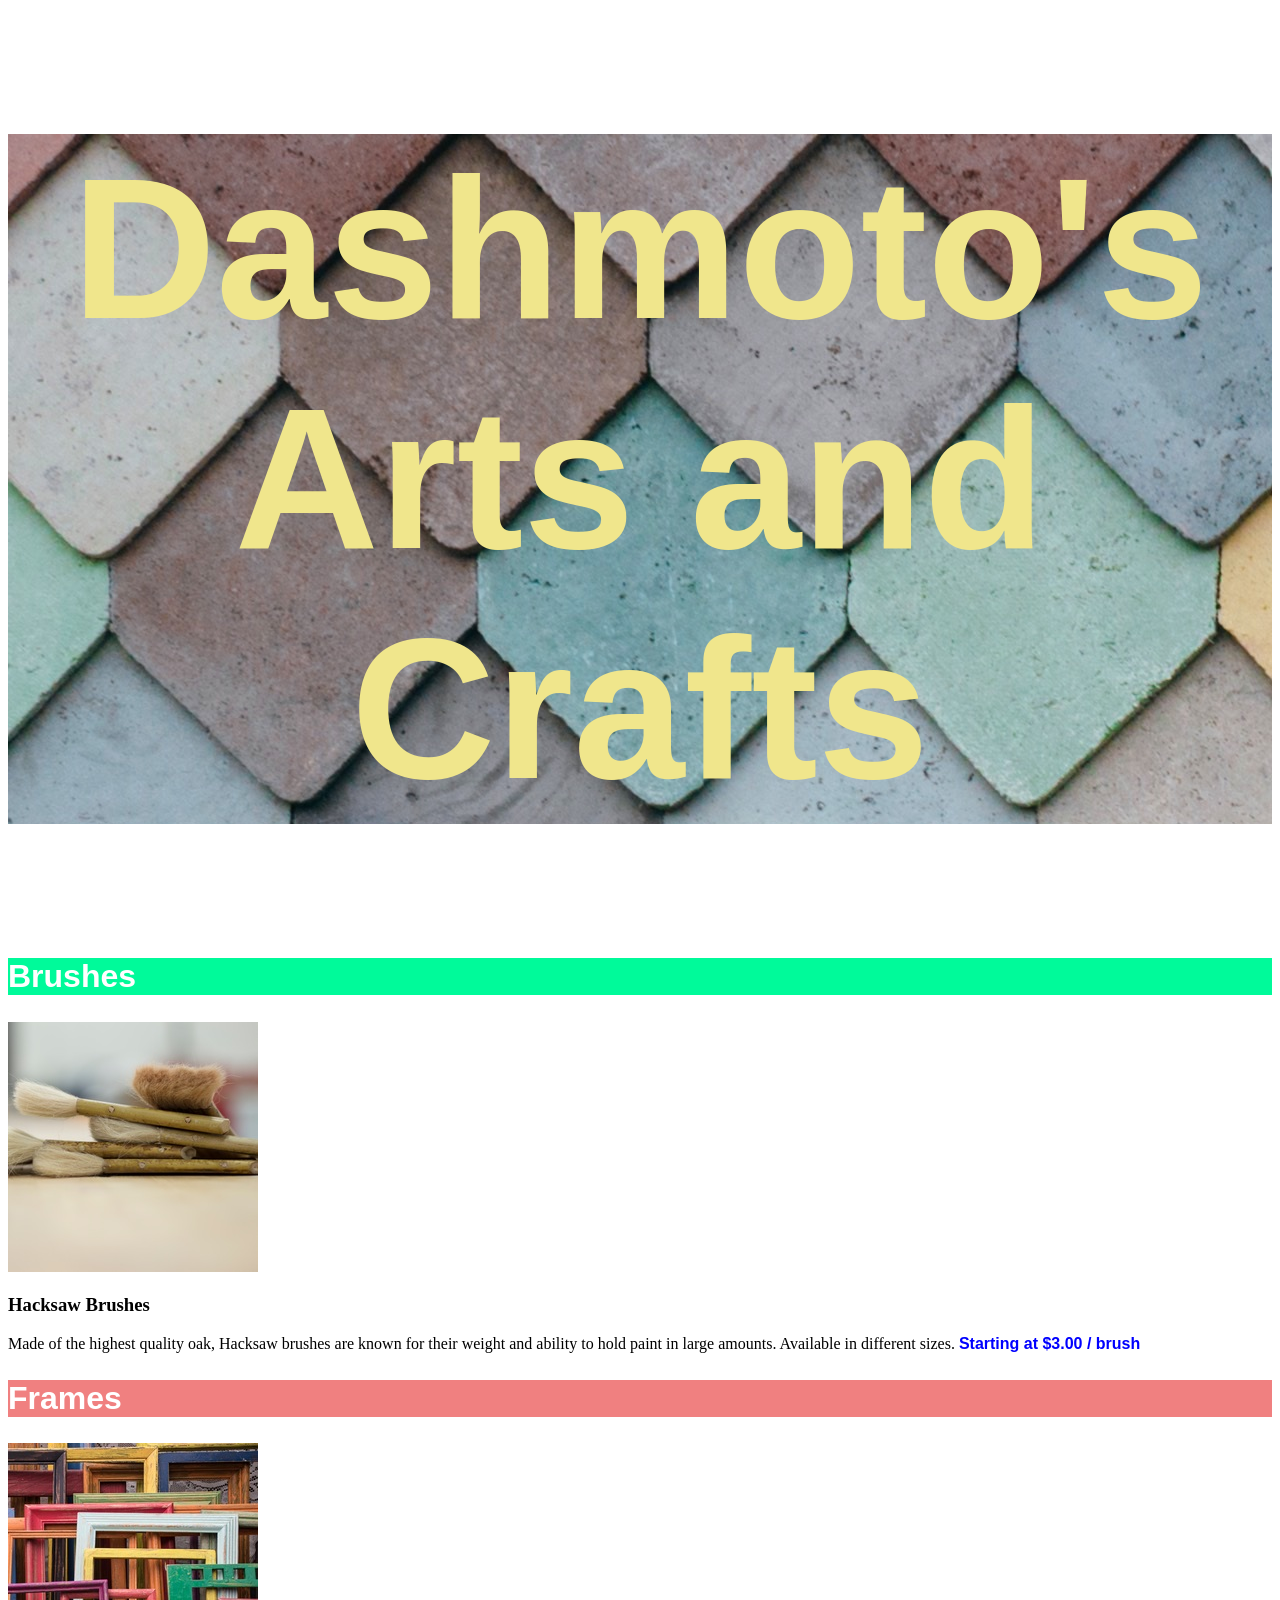
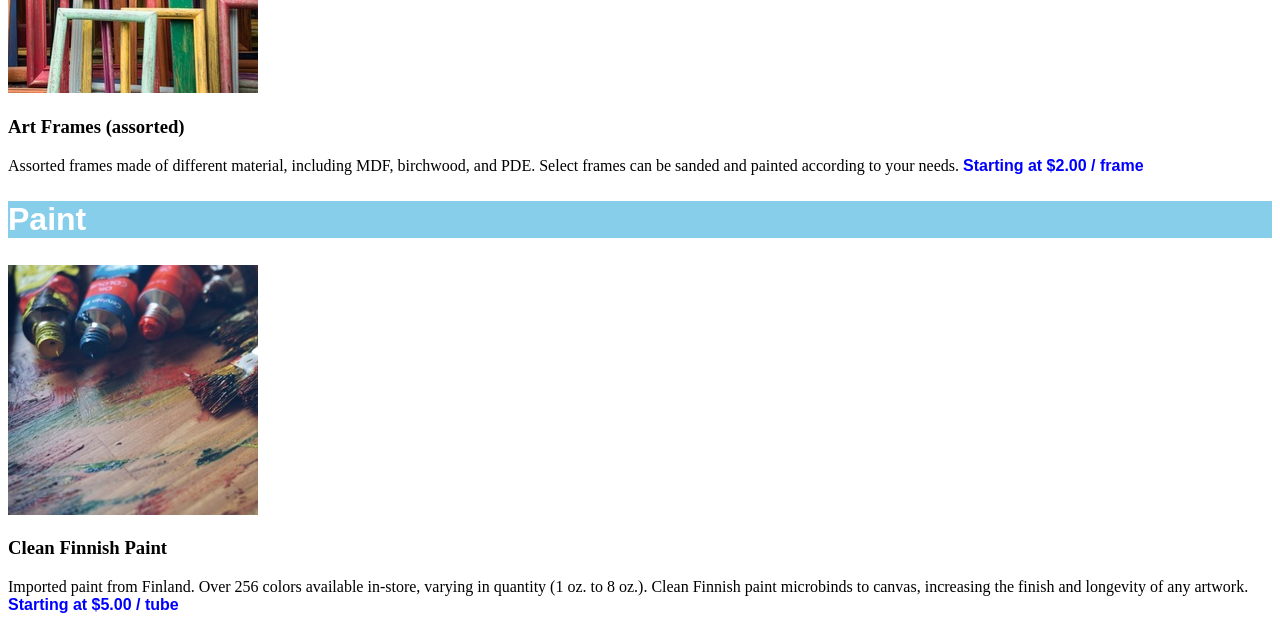
<file: Dashmoto's-Arts-and-Crafts/index.html>
<!DOCTYPE html>
<html lang="en">
  <head>
    <meta charset="UTF-8" />
    <meta http-equiv="X-UA-Compatible" content="IE=edge" />
    <meta name="viewport" content="width=device-width, initial-scale=1.0" />
    <title>Dashmoto's Arts and Crafts</title>
    <link rel="stylesheet" href="./Dasmotos-arts-crafts.css" />
  </head>
  <body>
    <div class="header">
      <h1>Dashmoto's Arts and Crafts</h1>
    </div>
    <div class="Brushes">
      <h2>Brushes</h2>
      <img src="./img/hacksaw.jpeg" alt="hacksaw brushes" />
      <h3>Hacksaw Brushes</h3>
      <p>
        Made of the highest quality oak, Hacksaw brushes are known for their weight and
        ability to hold paint in large amounts. Available in different sizes.
        <span class="bold">Starting at $3.00 / brush</span>
      </p>
    </div>
    <div class="Frames">
      <h2>Frames</h2>
      <img src="./img/frames.jpeg" alt="frames" />
      <h3>Art Frames (assorted)</h3>
      <p>
        Assorted frames made of different material, including MDF, birchwood, and PDE.
        Select frames can be sanded and painted according to your needs.
        <span class="bold">Starting at $2.00 / frame</span>
      </p>
    </div>

    <div class="Paint">
      <h2>Paint</h2>
      <img src="./img/finnish.jpeg" alt="finnish" />
      <h3>Clean Finnish Paint</h3>
      <p>
        Imported paint from Finland. Over 256 colors available in-store, varying in
        quantity (1 oz. to 8 oz.). Clean Finnish paint microbinds to canvas, increasing
        the finish and longevity of any artwork.
        <span class="bold">Starting at $5.00 / tube</span>
      </p>
    </div>
  </body>
</html>
</file>
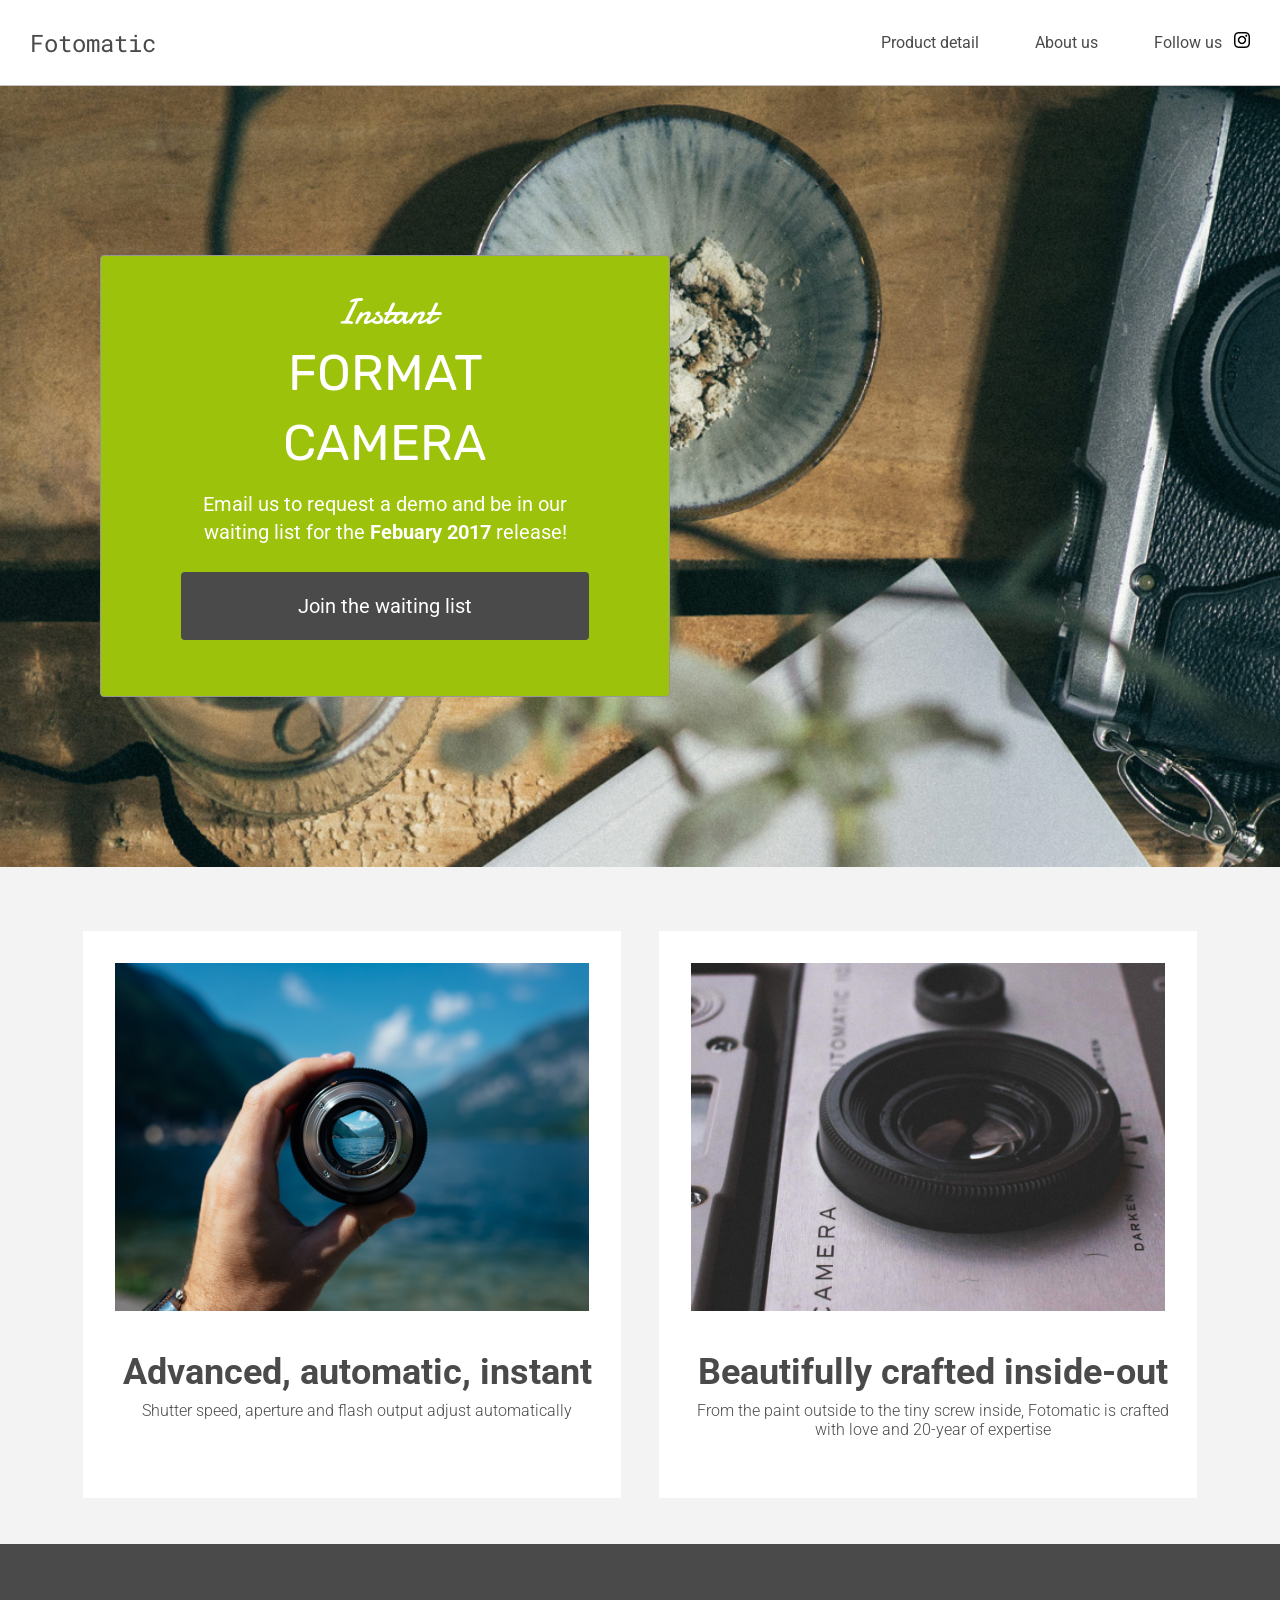
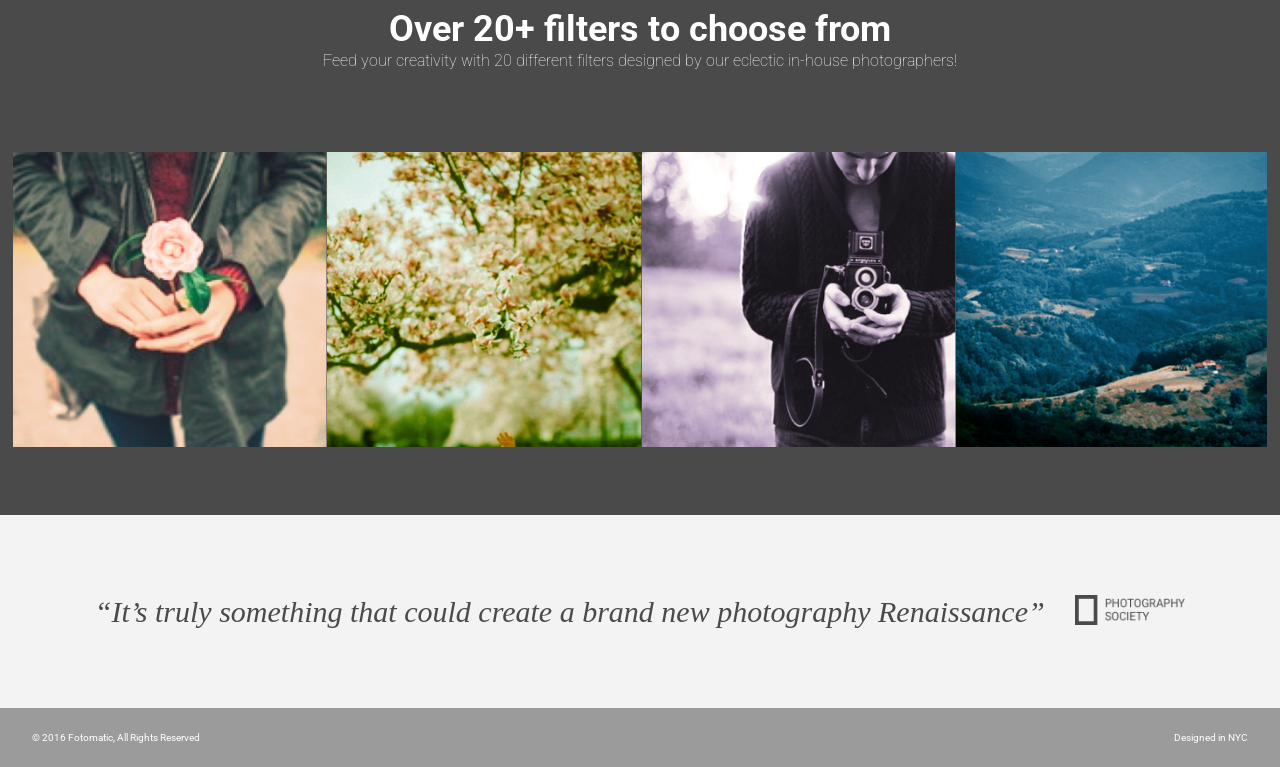
<file: Fotomatic/index.html>
<!DOCTYPE html>
<html>
  <head>
    <link href="https://fonts.googleapis.com/css?family=Damion" rel="stylesheet" />
    <link href="https://fonts.googleapis.com/css?family=Rubik" rel="stylesheet" />
    <link
      href="https://fonts.googleapis.com/css?family=Roboto:300,400,600,700"
      rel="stylesheet"
    />
    <link
      href="https://fonts.googleapis.com/css2?family=Roboto&display=swap"
      rel="stylesheet"
    />
    <link
      href="https://fonts.googleapis.com/css2?family=Roboto+Mono&display=swap"
      rel="stylesheet"
    />

    <link rel="stylesheet" href="./Fotomatic.css" />
    <meta charset="UTF-8" />
  </head>
  <body>
    <style>
      @media (max-width: 500px) {
        body {
          background-color: green;
        }
      }
    </style>

    <!-- Header -->
    <header>
      <div class="content">
        <a href="index.html" class="logo">Fotomatic</a>
        <nav class="desktop">
          <ul>
            <li><a href="#">Product detail</a></li>
            <li><a href="#">About us</a></li>
            <li>
              <a href="https://www.instagram.com/"
                >Follow us<img class="icon" src="./img/instagram.png"
              /></a>
            </li>
          </ul>
        </nav>
        <nav class="mobile">
          <ul>
            <li>
              <a href="#"><img src="./img/ic-logo.svg" /></a>
            </li>
            <li>
              <a href="#"><img src="./img/ic-product-detail.svg" /></a>
            </li>
            <li>
              <a href="#"><img src="./img/ic-about-us.svg" /></a>
            </li>
            <li><a href="#" class="button">Join us</a></li>
          </ul>
        </nav>
      </div>
    </header>

    <!-- Main Content -->

    <div class="main-content">
      <!-- Sign Up Section -->

      <div class="bg-image">
        <div id="sign-up-section" class="banner">
          <div id="sign-up-cta">
            <div class="content center">
              <div class="header">
                <h2 class="cursive">Instant</h2>
                <h1 class="striking">FORMAT CAMERA</h1>
              </div>
              <div class="email">
                <span>
                  Email us to request a demo and be in our waiting list for the
                  <strong>Febuary 2017</strong> release!
                </span>
                <div class="button">Join the waiting list</div>
              </div>
            </div>
          </div>
        </div>
      </div>

      <!-- Features Section -->

      <div id="features-section">
        <div class="feature">
          <div class="center">
            <div class="image-container">
              <img src="./img/feature-1.png" />
            </div>
            <div class="content">
              <h2>Advanced, automatic, instant</h2>
              <h3>Shutter speed, aperture and flash output adjust automatically</h3>
            </div>
          </div>
        </div>
        <div class="feature">
          <div class="center">
            <div class="image-container">
              <img src="./img/feature-2.png" />
            </div>
            <div class="content">
              <h2>Beautifully crafted inside-out</h2>
              <h3>
                From the paint outside to the tiny screw inside, Fotomatic is crafted with
                love and 20-year of expertise
              </h3>
            </div>
          </div>
        </div>
      </div>

      <!-- Filters Section -->
      <div id="filters-section">
        <div class="content center">
          <h2>Over 20+ filters to choose from</h2>
          <h3>
            Feed your creativity with 20 different filters designed by our eclectic
            in-house photographers!
          </h3>
        </div>
        <div class="images-container">
          <div class="image-container">
            <img src="./img/filter-1.png" />
          </div>
          <div class="image-container">
            <img src="./img/filter-2.png" />
          </div>
          <div class="image-container">
            <img src="./img/filter-3.png" />
          </div>
          <div class="image-container extra">
            <img src="./img/filter-4.png" />
          </div>
        </div>
      </div>

      <!-- Quotes Section -->

      <div id="quotes-section">
        <div class="content center">
          <span class="quote"
            >“It’s truly something that could create a brand new photography
            Renaissance”</span
          >
          <img class="quote-citation" src="./img/photography-logo.png" />
        </div>
      </div>

      <!-- Footer -->

      <footer>
        <div class="content">
          <span class="copyright">© 2016 Fotomatic, All Rights Reserved</span>
          <span class="location">Designed in NYC</span>
        </div>
      </footer>
    </div>
  </body>
</html>
</file>
<file: Dashmoto's-Arts-and-Crafts/Dasmotos-arts-crafts.css>
.header {
  font-family: Helvetica;
  font-size: 100px;
  font-weight: bold;
  color: khaki;
  text-align: center;
  background-image: url("./img/pattern.jpeg");
}

h2 {
  font-family: Helvetica;
  font-size: 32px;
  font-weight: bold;
  color: white;
}

.Brushes h2 {
  background-color: mediumspringgreen;
}
.Frames h2 {
  background-color: lightcoral;
}
.Paint h2 {
  background-color: skyblue;
}

.bold {
  font-family: Helvetica;
  font-weight: bold;
  color: blue;
}
</file>
<file: Fotomatic/Fotomatic.css>
/* Universal Styles */

html {
  font-family: "Roboto", sans-serif;
  font-size: 16px;
}

body {
  top: 0;
  margin: 0;
}

.main-content {
  position: relative;
  top: 5.3125rem; /* To offset for fixed header. */
}

.center {
  text-align: center;
}

.button {
  border-radius: 4px;
  background-color: #4a4a4a;
  color: white;
}

.image-container {
  overflow: hidden;
}

.image-container img {
  display: block;
}

@media only screen and (max-width: 780px) {
  .main-content {
    top: 2.5625rem;
  }
}

/* Header */

header {
  position: fixed;
  width: 100%;
  height: 5.3125rem;
  border-bottom: solid 1px #c6c1c1;
  background-color: white;
  top: 0;
  z-index: 10;
}

header .content {
  display: flex;
  align-items: center;
  justify-content: center;
  padding-left: 1.875rem;
  padding-right: 1.875rem;
  height: 5.3125rem;
}

header .logo {
  flex: 1;
  color: #4a4a4a;
  font-size: 1.5rem;
  font-family: "Roboto Mono", monospace;
  justify-self: left;
  text-decoration: none;
}

header nav ul {
  display: flex;
  list-style-type: none;
}

nav li {
  padding-left: 3.5rem;
}

nav a {
  vertical-align: bottom;
  line-height: 1.6;
  font-size: 1rem;
  color: #4a4a4a;
  text-decoration: none;
}

header .icon {
  width: 1rem;
  padding-left: 0.75rem;
}

header .mobile {
  display: none;
}

@media only screen and (max-width: 780px) {
  body {
    background-color: blue;
  }

  header .desktop {
    display: none;
  }

  header .mobile {
    display: block;
    width: 100%;
  }

  header .content {
    padding: 0.5rem 0;
  }

  header .mobile ul {
    display: flex;
    justify-content: space-around;
    align-items: center;
    width: 100%;
  }

  header .mobile li {
    padding: 0;
  }

  header .mobile .button {
    padding: 0.1875rem 0.5rem;
    background-color: #9dc20b;
    line-height: 1.6;
    color: white;
  }
}

@media (max-width: 500px) {
  body {
    background-color: green;
  }
}

/* @media only screen and (max-width: 450px) {

header .desktop{
  display:none;
visibility: hidden;}

header .mobile {

  
}




} */

/* Sign Up Section */

#sign-up-section {
  display: flex;
  justify-content: flex-start;
  align-items: flex-start;
  background-image: url("./img/banner-landingpage.jpg");
  background-size: cover;
  background-repeat: no-repeat;
  padding-left: 100px;
  padding-top: 170px;
  padding-bottom: 170px;
}

#sign-up-cta {
  padding: 2rem 5rem 3.5rem 5rem;
  border: solid 1px #979797;
  border-radius: 4px;
  background-color: #9dc20b;
}

#sign-up-cta .content {
  width: 25.5rem;
  font-family: "Roboto", sans-serif;
  font-size: 1.25rem;
  line-height: 1.4;
  color: white;
  font-weight: normal;
}

#sign-up-cta h1 {
  font-size: 3.125rem;
  margin: 0;
  font-weight: normal;
  line-height: 1.4;
}

#sign-up-cta h2 {
  font-size: 2.25rem;
  margin: 0;
  font-weight: normal;
  line-height: 1.4;
}

#sign-up-cta span strong {
  font-weight: bold;
}

#sign-up-cta .cursive {
  font-family: "Damion", cursive;
}

#sign-up-cta .striking {
  font-family: "Rubik", sans-serif;
  padding-bottom: 0.75rem;
}

#sign-up-cta .button {
  margin-top: 1.625rem;
  padding: 1.25rem 7.25rem;
}

@media only screen and (max-width: 760px) {
  #sign-up-section {
    align-items: center;
    justify-content: center;
    height: 28rem;
  }

  #sign-up-cta {
    position: static;
    width: auto;
    height: auto;
    background-color: transparent;
    border: none;
  }

  #sign-up-cta .content {
    margin-top: 0;
  }

  #sign-up-cta .email {
    display: none;
  }

  #sign-up-cta h1 {
    font-size: 3.125rem;
  }

  #sign-up-cta h2 {
    font-size: 2.25rem;
  }
}

@media only screen and (max-width: 450px) {
  #sign-up-section {
    height: 20rem;
  }

  #sign-up-cta h1 {
    font-size: 2.25rem;
  }

  #sign-up-cta h2 {
    font-size: 2rem;
  }
}

/* Features Section */

#features-section {
  justify-content: space-between;
  padding: 4rem 5% 2.875rem 5%;
  background-color: #f3f3f3;
  object-fit: contain;
  display: flex;
  overflow: unset;
}

.feature {
  flex: 1;
  padding-top: 2rem;
  margin: 0px 1.1875rem;
  background-color: white;
  object-fit: scale-down;
}

.feature .image-container {
  margin-top: 0;
  margin-bottom: 0;
  padding-left: 2rem;
  padding-right: 2rem;
  object-fit: contain;
  height: 65%;
}

.feature .image-container img {
  height: auto;
  width: 100%;

  margin: auto;
}

.feature .content {
  width: 90%;
  padding-top: 2.5rem;
  height: 9.1875rem;
  padding-left: 2rem;
  padding-right: 2rem;
}

.feature h2 {
  padding-bottom: 0.5rem;
  font-size: 2.25rem;
  font-weight: bold;
  color: #4a4a4a;
  margin: 0;
}

.feature h3 {
  font-size: 1rem;
  line-height: 1.2;
  font-weight: 300;
  color: #4a4a4a;
  margin: 0;
}

@media only screen and (max-width: 890px) {
  .feature h2 {
    font-size: 1.125rem;
    line-height: 1.3;
    font-weight: normal;
  }

  .feature h3 {
    font-size: 0.875rem;
    line-height: 1.4;
  }
}

@media only screen and (max-width: 760px) {
  #features-section {
    flex-flow: column;
    padding: 0;
  }

  .feature {
    margin: 0;
    padding: 1.25rem 1rem 0 1rem;
  }
}

/* Filters Section */

#filters-section {
  padding: 4rem 1%;
  background-color: #4a4a4a;
}

#filters-section .content {
  margin-bottom: 5rem;
}

#filters-section .content h2 {
  font-size: 2.25rem;
  font-weight: bold;
  color: white;
  margin: auto;
}

#filters-section .content h3 {
  font-size: 1rem;
  line-height: 1.4;
  font-weight: lighter;
  color: white;
  margin: auto;
}

#filters-section .images-container {
  display: inline-flex;
  max-width: 100%;
}

#filters-section .image-container img {
  width: 100%;
  height: auto;
}

@media only screen and (max-width: 760px) {
  #filters-section {
    padding: 1.5rem 0 0 0;
  }

  #filters-section .content {
    margin-bottom: 1rem;
  }

  #filters-section .content h2 {
    padding-bottom: 0.625rem;
    font-size: 1.125rem;
    line-height: 1.3;
    font-weight: normal;
  }

  #filters-section .content h3 {
    font-size: 0.875rem;
    line-height: 1.4;
  }

  #filters-section .images-container {
    padding: 0;
  }

  #filters-section .extra {
    display: none;
  }
}

/* Quotes Section */

#quotes-section {
  background-color: #f3f3f3;
}

#quotes-section .content {
  padding: 5rem 0;
  justify-content: center;
  align-content: center;
  height: 1.875rem;
  text-align: center;
  height: 100%;
  display: flex;
}

#quotes-section .quote {
  padding-right: 1.875rem;
  font-family: "Palatino", serif;
  font-size: 1.875rem;
  line-height: 1.1;
  font-style: italic;
  color: #4a4a4a;
  text-align: center;
}

#quotes-section .quote-citation {
  height: 1.875rem;
}

@media only screen and (max-width: 760px) {
  #quotes-section content {
    padding: 1.875rem 0.625rem;
  }

  #quotes-section quote {
    font-size: 1.5rem;
    line-height: 1.4;
  }

  #quotes-section quote-citation {
    display: block;
    padding-top: 1rem;
    margin: auto;
  }
}

/* Footer */

footer {
  background-color: #9b9b9b;
  padding: 1.5rem 2rem;
}

footer .content {
  color: white;
  display: flex;
  font-size: 0.75rem;
}

footer .copyright {
  flex-grow: 1;
}

@media only screen and (min-width: 760px) {
  footer .content {
    font-size: 0.625rem;
  }
}
</file>
